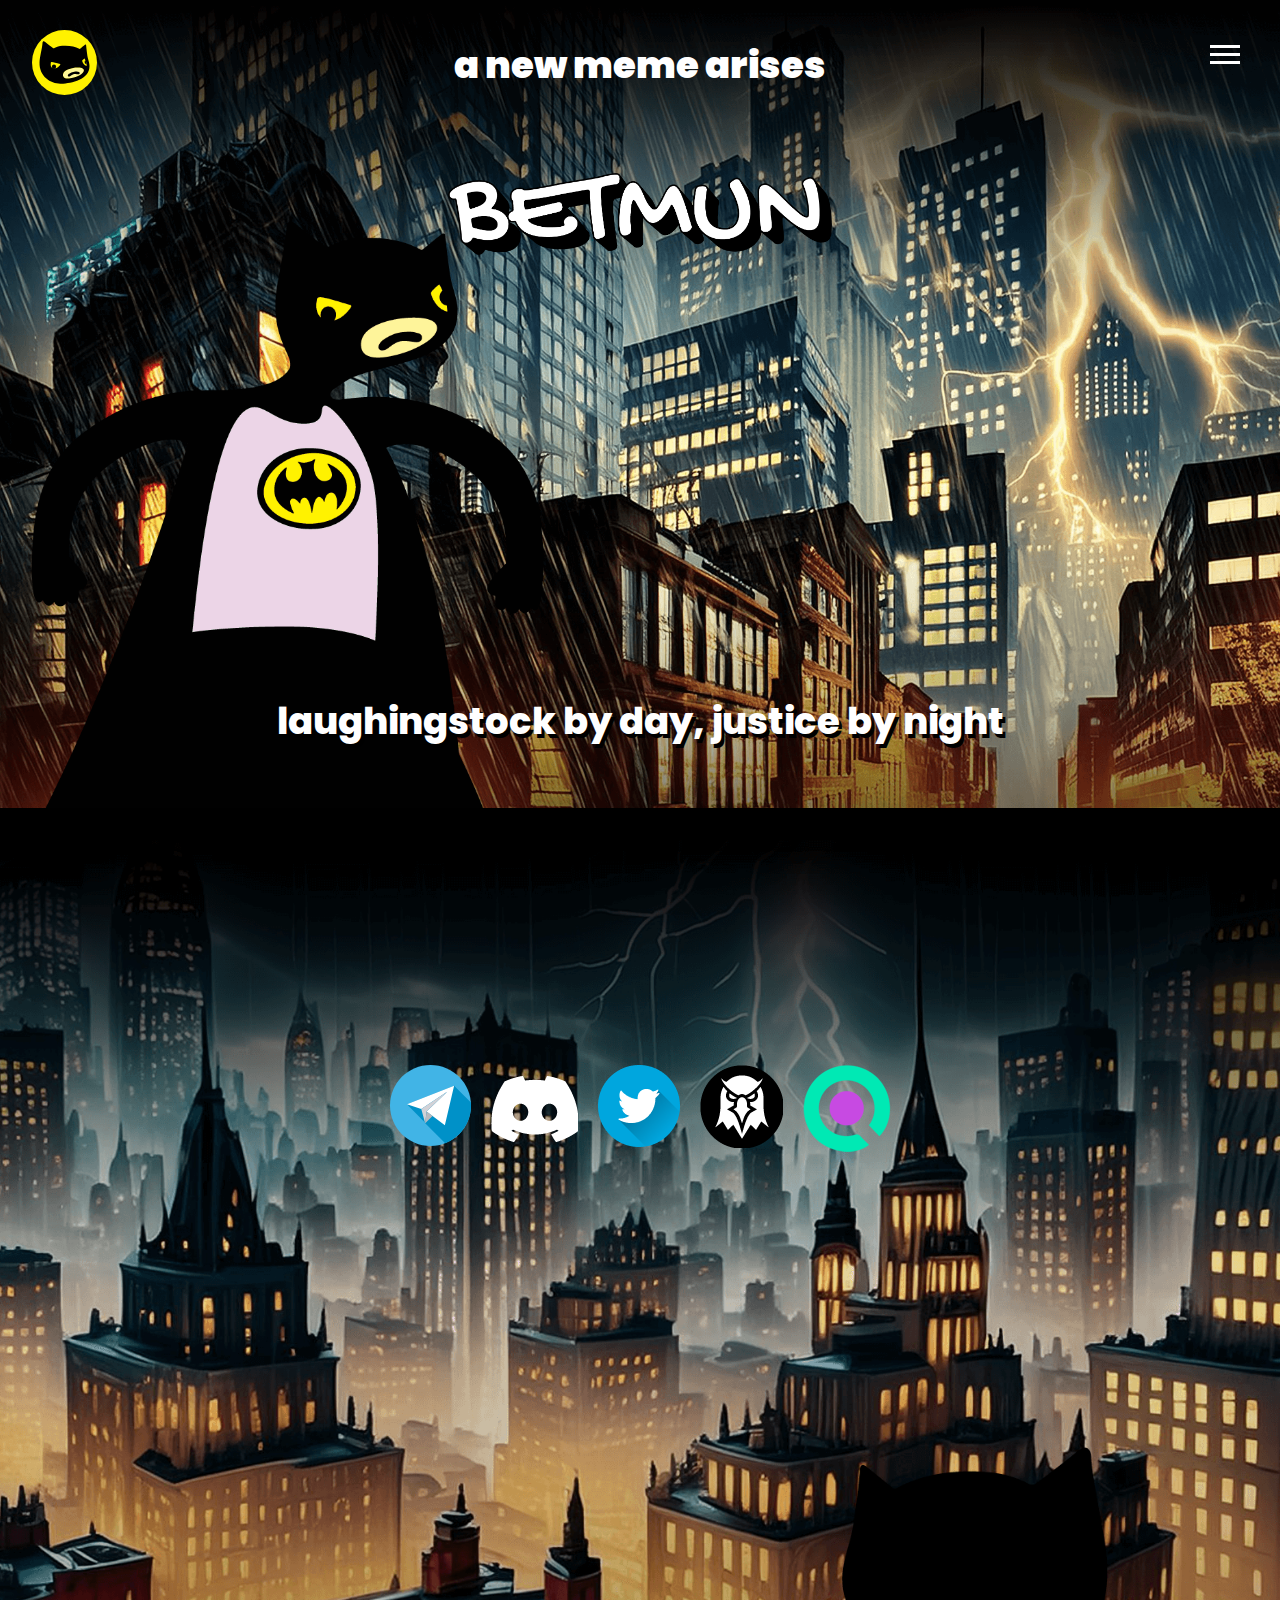
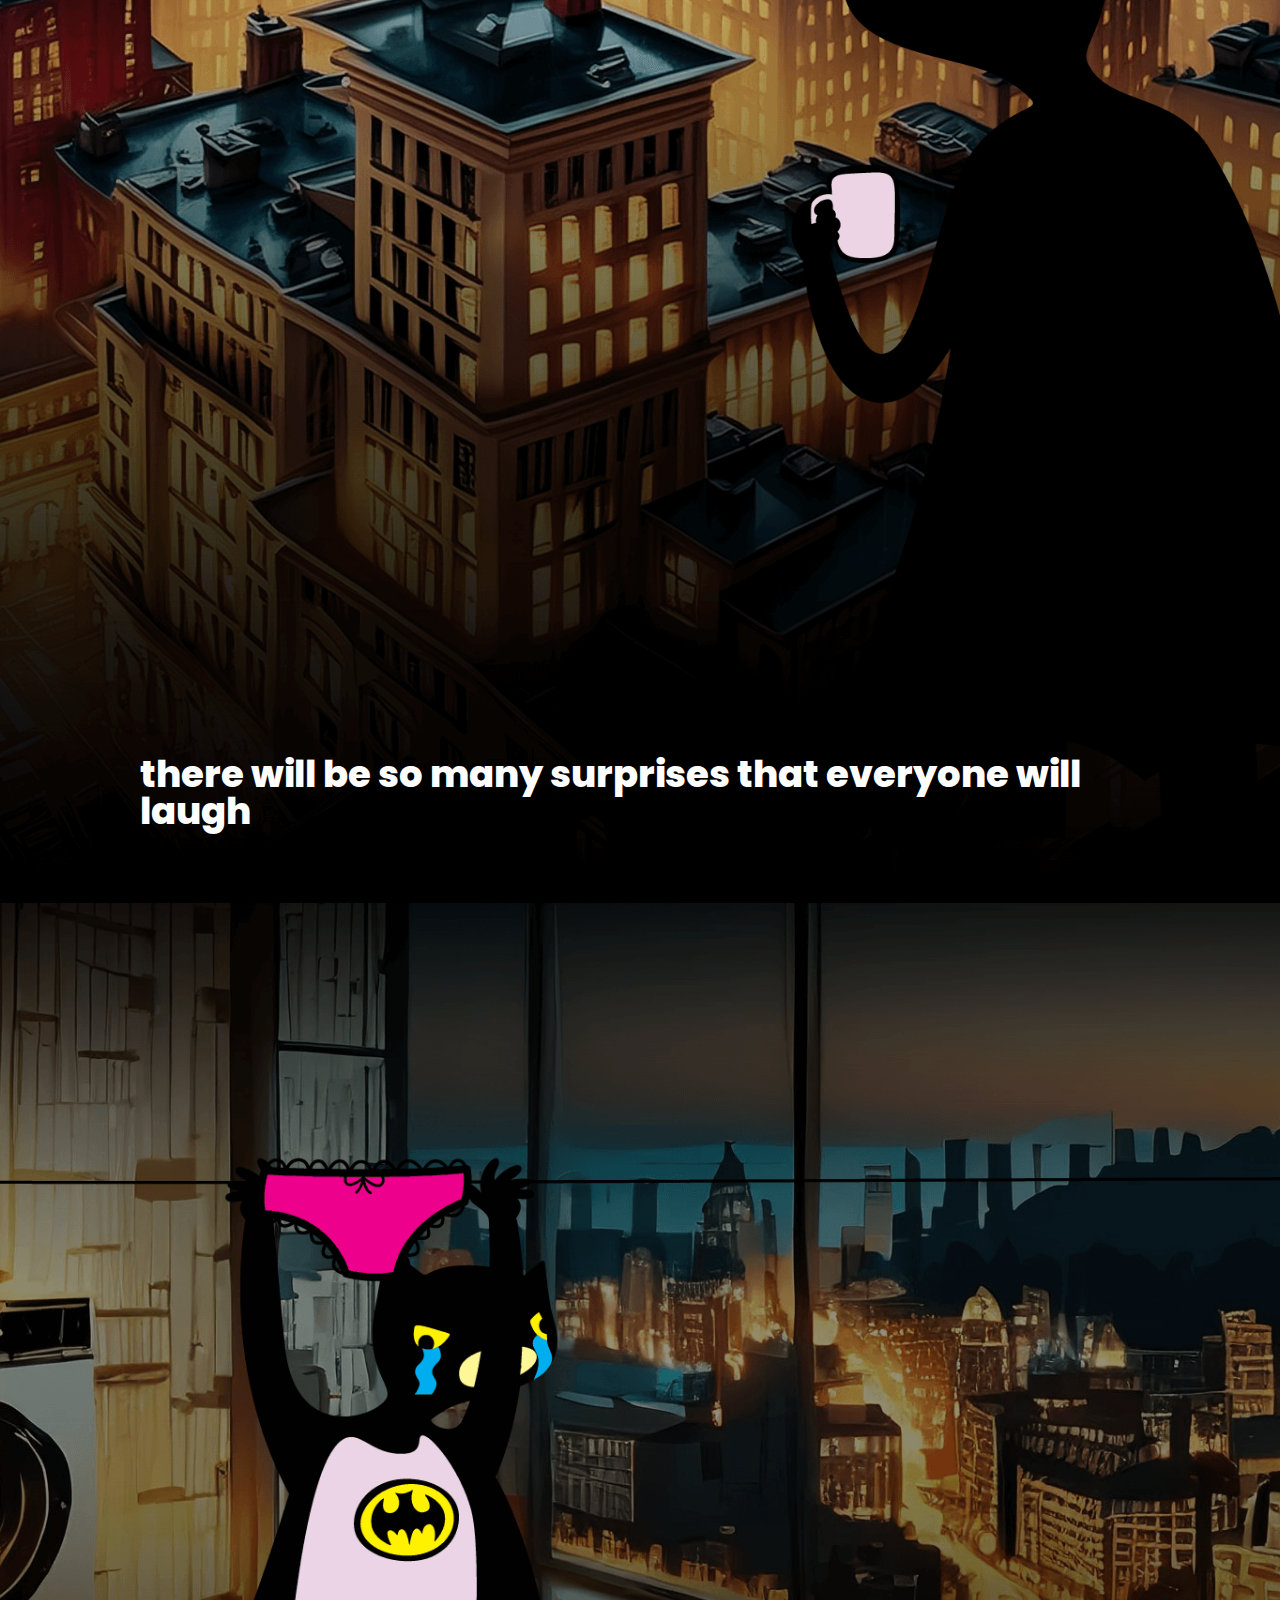
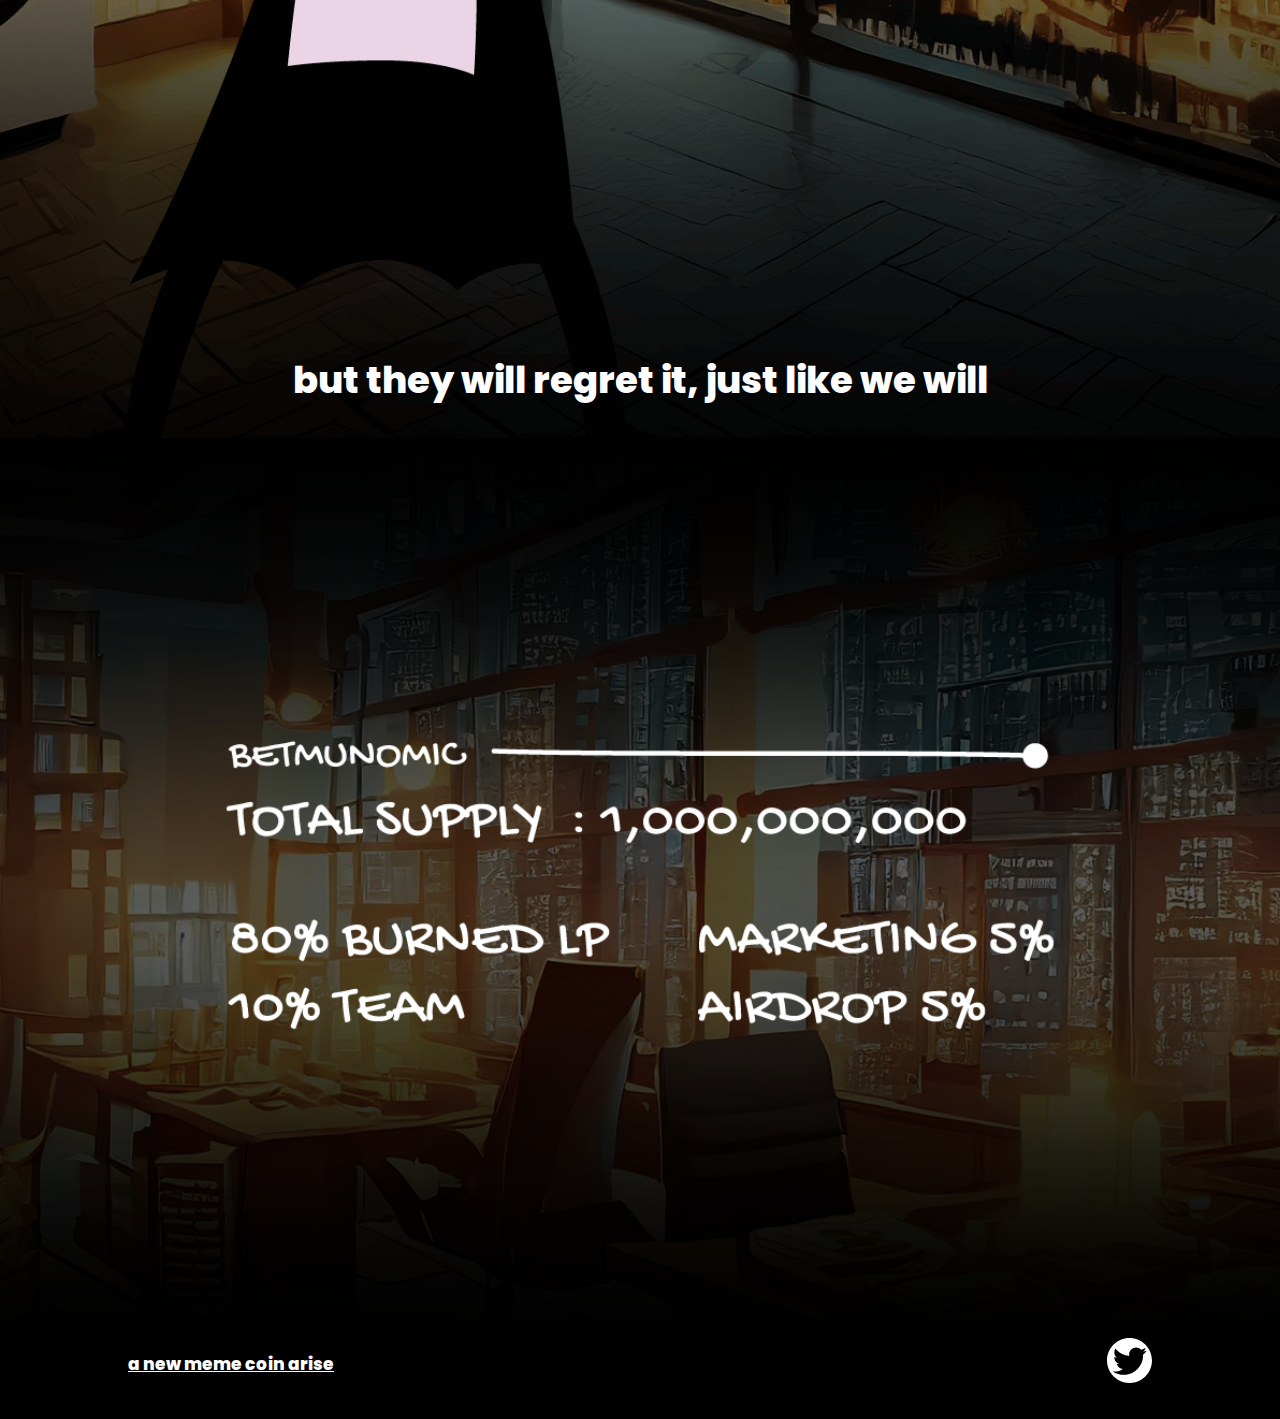
<file: index.html>
<!-- 
    =============================================================
    |=   BETMUN | In Gethum's shadow, a new meme rises.        =|
    =============================================================
@@@@@@@@@@@@@@@@@@@@@@@@@@@@@@@@@@..@@@@@@@@@@@@@@@@@@@@@@@@@@@@@@@@@
@@@@@@@@@@@@@@@@@@@@@@..........................@@@@@@@@@@@@@@@@@@@@@
@@@@@@@@@@@@@@@@@....................................@@@@@@@@@@@@@@@@
@@@@@@@@@@@@@............................................@@@@@@@@@@@@
@@@@@@@@@@@................................................@@@@@@@@@@
@@@@@@@@......................................................@@@@@@@
@@@@@@........................................................./@@@@@
@@@@@.......@@@..................................................@@@@
@@@@.......@@@@@@@......................................%@........@@@
@@&........@@@@@@@@@@@....@@@@@@@@@@@@@@@@@@@@@......@@@@@.........@@
@@.........@@@@@@@@@@@@@@@@@@@@@@@@@@@@@@@@@@@@@@@@@@@@@@@..........@
@.........@@@@@@@@@@@@@@@@@@@@@@@@@@@@@@@@@@@@@@@@@@@@@@@@@..........
@........,@@@@@@@@@@@@@@@@@@@@@@@@@@@@@@@@@@@@@@@@@@@@@@@@@..........
.........@@@@@@@@@@@@@@@@@@@@@@@@@@@@@@@@@@@@@@@@@@@@@@@@@@*.........
.........@@@@@@@@@@@@@@@@@@@@@@@@@@@@@@@@@@@@@@@@@@@@@@.,@@@.........
@.......&@@@@@@@@@@@@@@@@@@@@@@@@@@@@@@@@@@@@@@@@@@@@@..@@@@@........
@.......@@@@@@@@@@@@.........@@@@@@@@@@@@@@@@@@@@@@@@@@..@@@@........
@........@@@@@@@@@@@@.@@@@...@@@@@@@@@@@@@@@@@@@@@@@@@@@@@@@@.......@
@@.......@@@@@@@@@@@@@@@@@@@@@@@@@@@@@@@@             @@@@@@@.......@
@@@.......@@@@@@@@@@@@@@@@@@@@@@@@@%                   @@@@@.......@@
@@@@.......@@@@@@@@@@@@@@@@@@@@@@@      %@@@@@@@@@@   @@@@@.......@@@
@@@@@@.......@@@@@@@@@@@@@@@@@@@@     @@@@        @@@@@@@.......@@@@@
@@@@@@@........@@@@@@@@@@@@@@@@@@@@       .@@@@@@@@@@@.........@@@@@@
@@@@@@@@@.........@@@@@@@@@@@@@@@@@@@@@@@@@@@@@@@............@@@@@@@@
@@@@@@@@@@@@............@@@@@@@@@@@@@@@@,.................@@@@@@@@@@@
@@@@@@@@@@@@@@@........................................@@@@@@@@@@@@@@
@@@@@@@@@@@@@@@@@@@................................@@@@@@@@@@@@@@@@@@
@@@@@@@@@@@@@@@@@@@@@@@@@@..................@@@@@@@@@@@@@@@@@@@@@@@@@


-->
<!DOCTYPE html>
<html lang="en">
<head>
       <title>Betmun</title>
    <meta charset="UTF-8">
    <meta http-equiv="X-UA-Compatible" content="IE=edge">
    <meta name="viewport" content="width=device-width, initial-scale=1.0">
    <meta content="Laughingstock by day, Justice by night" name="description"/>
    <meta property="og:title" content="Betmun" />
    <meta property="og:type" content="Meme" />
    <meta property="og:url" content="https://betmun.xyz/" />
    <meta property="og:description" content="Laughingstock by day, Justice by night"/>
    <meta property="og:image" content="https://betmun.xyz/image/compress/favicon.png"/>
    <meta name="twitter:card" content="summary_large_image"/>
    <meta name="twitter:title" content="BETMUN"/>
    <meta name="twitter:description" content="Laughingstock by day, Justice by night"/>
    <meta name="twitter:image" content="https://betmun.xyz/image/compress/favicon.png"/>
    <link rel="canonical" href="https://betmun.xyz/"/>
    <link rel="apple-touch-icon" href="betmun.png"/>
    <link rel="preconnect" href="https://fonts.googleapis.com">
    <link rel="preconnect" href="https://fonts.gstatic.com" crossorigin>
    <link href="https://fonts.googleapis.com/css2?family=Poppins:wght@800&display=swap" rel="stylesheet">
    <link rel="stylesheet" href="css/reset.css">
    <link rel="icon" href="image/compress/favicon.png" type="image/png">
    <link rel="stylesheet" href="css/style.css">
    <script src='https://terminal.jup.ag/main-v2.js'></script>
</head>
<body>
    <header class="header">
        <div class="navbar">
            <div class="menu-toggle" onclick="toggleMenu()">
              <div class="bar bar1"></div>
              <div class="bar bar2"></div>
              <div class="bar bar3"></div>
            </div>
            <ul class="menu" id="menu">
              <img src="image/compress/Logo.svg" alt="">
              <li><a href="#powered-by-solana">Jupiter</a></li>
              <li><a target="_blank" href="https://birdeye.so/token/GEynpA2Krz628oToAsVV6Sc8G4yGNrcq4AeJintf9R8C?chain=solana">Birdeye</a></li>
              <li><a target="_blank" href="https://solscan.io/token/GEynpA2Krz628oToAsVV6Sc8G4yGNrcq4AeJintf9R8C">Solscan</a></li>
              <li><a href="#powered-by-solana">Get Betmun</a></li>
            </ul> 
        </div>
        <img src="image/compress/Logo.svg" alt="logo" class="logo">
        <h1 class="h1">a new meme arises</h1>
        <img class="bet" src="image/compress/betmun500.png" alt="">
        <div class="subtitle-text">
            <p>laughingstock by day, justice by night</p>
        </div>
    </header>
    <div class="block2" id="powered-by-solana">
        <div class="block2__links">
            <a href="https://t.me/betmunworld" target="_blank" class="link">
                <img src="image/compress/Tg.svg" alt="">
            </a>
            <a href="https://discord.gg/betmun" target="_blank" class="link">
                <img src="image/compress/discord.png" alt="">
            </a>
            <a href="https://twitter.com/betmunworld" target="_blank" class="link">
                <img src="image/twitter.png" alt="link">
            </a>
            <!--
            <a href="" target="_blank" class="link">
                <img src="image/compress/Mask_group.svg" alt="">
            </a>
            <a href="" target="_blank" class="link">
                <img src="image/compress/Subtract.png" alt="">
            </a>
            <a href="" target="_blank" class="link">
                <img src="image/compress/dexscreeners.png" alt="">
            </a>-->
            <a href="https://dexscreener.com/solana/GEynpA2Krz628oToAsVV6Sc8G4yGNrcq4AeJintf9R8C" target="_blank" class="link">
                <img src="image/compress/dexscreeners.png" alt="link">
            </a>
            <a href="https://solscan.io/token/GEynpA2Krz628oToAsVV6Sc8G4yGNrcq4AeJintf9R8C" target="_blank" class="link">
                <img src="image/compress/solscan.png" alt="">
            </a>
            
        </div>
        
        <div class="block2__widget">
           <div id="integrated-terminal"></div>
            <!--  <div id="betwrap">
    <iframe id="betswap" src="https://jup.ag/swap/SOL-USDC" frameborder="0"></iframe>
</div> -->
        </div>
    </div>
    <div class="block3">
    </div>
    <div class="block7">
        <div class="text2">
            <p>there will be so many surprises that everyone will laugh</p>
        </div>
    </div>
    <div class="block5">
    </div>
    <div class="block4">
        <p>but they will regret it, just like we will</p>
    </div>
    <div class="block6">
</div>
    </div>
    <footer class="footer">
        <p class="footer__text"><a href="#powered-by-solana">a new meme coin arise</a></p>
        <div class="footer__links">
            <a href="https://twitter.com/betmunworld" target="_blank" class="footer__link">
                <img src="image/compress/twitter2.svg" alt="twitter">
            </a>
        </div>
    </footer>

       <script>
        
        window.Jupiter.init({
          displayMode: "integrated",
          integratedTargetId: "integrated-terminal",
          endpoint: "https://mainnet.helius-rpc.com/?api-key=49534158-c78e-423b-8b06-8917a8a2fc1b",
          strictTokenList: false,
          formProps: {
        	  fixedInputMint: false,
        	  fixedOutputMint: true,
        	  initialInputMint: "So11111111111111111111111111111111111111112",
        	  initialOutputMint: "GEynpA2Krz628oToAsVV6Sc8G4yGNrcq4AeJintf9R8C"  
          }
          
        });
      </script> 
    <script src="js/script.js"></script>
    <script src="https://code.jquery.com/jquery-3.6.1.min.js"></script>
</body>
</html>
</file>
<file: css/style.css>
* {
    box-sizing: border-box;
}

html {
    scroll-behavior: smooth;
}

body {
    font-family: "Poppins", sans-serif;
    font-weight: 800;
    font-style: normal;
    font-size: 14px;
    color: #5b5b5b;
    background-color: #000000;
    margin: 0 auto;
}

/*header*/
.header {
    overflow: hidden;
    position: relative;
    background-image: url("../image/compress/img2.png");
    background-size: cover;
    background-position: top;
    text-align: center;
    width: 100%;
    min-height: 1075px;
    background-repeat: no-repeat;
}
.bet {
    width: clamp( 192px, 30vw, 450px);
    margin-top: 80px;
}
.h1 {
    font-size: clamp(32px, 5vw, 37px);
    color: #ffffff;
    text-align: center;
    margin-top: 37px;
    font-weight: 900;	
}
.logo {
    position: absolute;
    left: 32px;
    top: 30px;
    width: 65px;
}
.solana {
    width: 500px;
    margin: 15px 0 10px;
  }
.subtitle-text {
position: absolute;
width: 100%;
height: 160px;
left: 0px;
bottom: 300px;
display: flex;
justify-content: center;
top: clamp(190px, 52vw, 62em);
}
.subtitle-text p {
margin-top: 37px;
max-width: 1200px;
font-style: normal;
font-size: clamp(27px, 4vw, 37px);
line-height: 37px;
color: #FFFFFF;
text-shadow: 3px 4px 0px black;
-webkit-text-shadow: 3px 4px 0px black;
-khtml-text-shadow: 3px 4px 0px black;
-moz-text-shadow: 3px 4px 0px black;
}
.block7 {
    position: relative;
    z-index: 2222;
    margin-top: -90px;
}
.text2 {
   position: relative;
width: 100%;
height: 160px;
display: flex;
justify-content: center;
}
.text2 p {
margin-top: -57px;
max-width: 1000px;
font-size: clamp(27px, 5vw, 37px);
line-height: 37px;
color: #FFFFFF;

}

.block2__links {
   width: 100%;
    height: 100%;
    display: flex;
    justify-content: center;
     margin-top: clamp(-20px, -12vw, -120px);
}

.link {
    display: block;
    padding: 10px;
}
.link:hover {
    scale: 1.1;
    transition: 250ms;
}
.block2 {
    display: flex;
    flex-direction: column;
    justify-content: center;
    align-items: center;
    position: relative;
    z-index: 11;
}

/*     .block2__links { */
/*         width: 100%; */
/*         height: 100%; */
/*         display: flex; */
/*         justify-content: center; */
/*         padding: 0 10px; */
/*     } */
    
/*     .link { */
/*         display: block; */
/*         padding: 5px; */
/*     } */
    .link img {
        width: 100%;
    }

.block2__widget {
    display: flex;
    justify-content: space-between;
    align-items: center;
    padding-top:20px;
}
.or {
    display: block;
    text-align: center;
    font-size: 35px;
    color: white;
    padding: 0 20px;
    margin-bottom: 20px;
}
.widget__button {
    width: 380px;
    display: block;
    text-decoration: none;
    color: #FFFFFF;
    border: 1px white solid;
    border-radius: 90px;
    padding: 25px 15px;
    text-align: center;
    margin-bottom: 10px;
    text-transform: uppercase;
}
.widget__button:hover{
    border: 1px rgb(255, 174, 0) solid;
    border-radius: 0px;
    transition: 200ms;
}
#integrated-terminal {
    max-width: 525px;
    min-width: 300px;
    width: 100%;

}

#jupiter-terminal .text-white\/50 {
  color: #fff !important;
}

#jupiter-terminal .text-white\/30 {
  color: #fff !important;
}

.block3 {
    position: relative;
    background-image: url("../image/compress/img1.png");
    background-size: cover;
    background-position: top;
    height: 1695px;
    margin-top: -380px;
    z-index: 2;
}
.block4 {
    position: relative;
    margin-bottom: 150px;
    z-index: 112;
    margin-top: -200px;
}
.block4 p{
    margin: 0 10%;
    font-size: clamp(27px, 5vw, 37px);
    line-height: 115px;
    text-align: center;
    color: #FFFFFF;
}
.block6 p{
    margin: 0 10%;
    font-size: clamp(27px, 5vw, 37px);
    line-height: 37px;
    text-align: center;
    color: #FFFFFF;
}
.block5 {
    position: relative;
    background-image: url("../image/compress/img3.png");
    background-size: cover;
    background-position: top;
    height: 1400px;
    margin-top: -250px;
}
.block6 {
    position: relative;
    background-image: url("../image/compress/img5.png");
    background-size: cover;
    background-position: top;
    height: 900px;
    margin-top: -150px;
}
.footer {
    padding: 0 10%;
    display: flex;
    justify-content: space-between;
    align-items: center;
    padding-bottom: 30px;
}
.footer__link img{
    width: 45px;
    margin-left: 7px;
}
.footer__text {
    font-size: 17px;
    color: white;
}
.footer__text a {
    color: white;
}
.footer__link {
    text-decoration: none;
    opacity: 100%;
}

  .navbar {
    position: fixed;
    top: 30px;
    right: 30px;
    padding: 10px;
    z-index: 4111;
  }
  
  .menu-toggle {
    cursor: pointer;
    transition: transform 0.3s ease;
  }
  
  .bar {
    position: relative;
    width: 30px;
    height: 3px;
    background-color: #fff;
    margin: 5px 0;
    transition: transform 0.3s ease;
    z-index: 111;
  }
  
  .bar.bar1.cross { 
    transform: rotate(45deg) translate(5px, 6px);
  }
  
  .bar.bar2.cross { 
    opacity: 0;
  }
  
  .bar.bar3.cross { 
    transform: rotate(-45deg) translate(5px, -6px);
  }
  
  .menu {
    width: 400px;
    height: 100vh;
    list-style-type: none;
    margin: 0;
    display: none;
    position: absolute;
    top: -10px; 
    right: -50px; 
    background-color: #333;
    padding: 30vh 30px 0 0;
    border-radius: 5px;
    box-shadow: 0 2px 5px rgba(0, 0, 0, 0.2); 

  }

.menu.active {
    display: block;
  }
  
  .menu li {
    margin-bottom: 40px;
  }
  
  .menu li:last-child {
    margin-bottom: 0;
  }
  .menu img {
    position: absolute;
    top: 50px;
    right: 41%;
    width: 100px;
  }
  .menu li a {
    color: #fff;
    text-decoration: none;
    font-size: 24px;
    transition: color 0.3s ease; 
  }
  
  .menu li a:hover {
    color: #ff7f50; 
  }




@media screen and (max-width: 1270px) {

        .subtitle-text p {
        /* font-size: 50px; */
        line-height: 70px;

        }
        .text2 p {
        /* font-size: 50px; */
        }
        .block2__widget{
            display: flex;
            justify-content:center ;
            align-items: center;
            flex-wrap: wrap;
            padding: 30px 200px;
            margin: 10px 15px;
        }
      .link img {
        width: 100%;
    }
        
}


@media screen and (max-width: 1268px) {
  .header {
    min-height: 900px;
  }
  .link img {
    width: 100%;
}
}

@media screen and (max-width: 1024px) {
  .header {
    min-height: 800px;
  }
  .link img {
    width: 100%;
}
}

@media screen and (max-width: 920px) {
  .header {
    min-height: 700px;
  }
  .link img {
    width: 100%;
}
}

@media screen and (max-width: 800px) {
  .header {
    min-height: 650px;
  }
  .link img {
    width: 100%;
}
}


@media screen and (max-width: 768px) {
    .link:hover {
        scale: 1;
        transition: 0ms;
    }
    .mew {
        /* width: 110px; */
        margin-top: 50px;
    }

    .widget__button:hover{
        border: 1px white solid;
        border-radius: 90px;
        transition: 0ms;
    }
    .header {
        overflow: hidden;
        position: relative;
        background-size: 100% auto;
        background-position: top;
        min-height: 620px;
        width: 100%;
    }
    .h1 {
        /* font-size: 38px; */
        text-align: center;
        /* margin-top: 10px; */
        margin-top: 20px;
        padding: 0 25px;
    }
    .logo {
        top: 15px;
        left: 15px;
        width: 50px;
    }
    .navbar {
      top: 15px;
      right: 15px;
      padding: 10px;
    }    
    .block7 {
        position: relative;
        z-index: 2222;
        margin-top: -10px;
    }
    .text2 {
       position: relative;
    width: 100%;
    height: 70px;
    display: flex;
    justify-content: center;
    }
    .subtitle-text {
    position: absolute;
    width: 100%;
    height: 90px;
    left: 0px;
    /* top: 500px; */
    }
    .solana {
        width: 300px;
        margin-top: 15px 0 10px;
      }
    .subtitle-text p {
      margin-top: 10px;
      margin-left: 15px;
      max-width: 600px;
      width: 100%;
      padding-right: 20px;
      /* font-size: 27px; */
      line-height: 33px;
      color: #FFFFFF;
    }

    .text2 p {
    /* font-size: 27px; */
    line-height: 30px;
    color: #FFFFFF;
    text-align: center;
    }
    .block2__links {
        width: 100%;
        height: 100%;
        display: flex;
        justify-content: center;
        padding: 0 10px;
    }
    
    .link {
        display: block;
        padding: 5px;
    }
    .link img {
        width: 100%;
    }
    .block2 {
        /* position: relative; */
        z-index: 11;
        /* margin-top: -100px; */
        position: absolute;
        z-index: 11;
        /* margin-top: 22vw; */
        top: 78vw;
    }
    .block2__widget{
        display: flex;
        justify-content:center ;
        align-items: center;
        flex-wrap: wrap;
        padding: 30px 20px;
        border-radius: 30px;
        margin: 10px 15px;
    }
    .or {
        text-align: center;
        font-size: 35px;
        color: white;
        padding: 0 20px;
    }
    .widget__button {
        max-width: 380px;
        width: 100%;
        min-width: 320px;
        display: block;
        text-decoration: none;
        color: #FFFFFF;
        border: 1px white solid;
        border-radius: 90px;
        padding: 25px 15px;
        text-align: center;
        margin-bottom: 10px;
        text-transform: uppercase;
    }
    #integrated-terminal {
        max-width: 600px;
        width: 100%;
    }

    .block3 {
        position: relative;
        height: 360px;
        margin-top: 110px;
        z-index: 2;
    }

    .block4 {
        position: relative;
        margin-bottom: 0;
        margin-top: 0;
        z-index: 2;
    }
    .block4 p{
    /* font-size: 32px; */
    line-height: 36px;
    padding: 0 25px;
    text-align: center;
    color: #FFFFFF;
    margin-bottom: -120px;
    }
    .block5 {
        position: relative;
        height: 340px;
        margin-top: -40px;
    }
    .block6 {
        position: relative;
        height: 380px;
        margin-top: 90px;
    }
    .footer {
        text-align: center;
        padding-bottom: 30px;
        flex-direction: column;
    }
    .footer img {
        width: 30px;
    }

    .footer__links {
        margin-top: 20px;
    }
}


@media screen and (max-width: 600px) {
    .link:hover {
        scale: 1;
        transition: 0ms;
    }
    .mew {
        /* width: 110px; */
        margin-top: 50px;
    }

    .widget__button:hover{
        border: 1px white solid;
        border-radius: 90px;
        transition: 0ms;
    }
    .header {
        overflow: hidden;
        position: relative;
        background-size: 100% auto;
        background-position: top;
        min-height: 620px;
        width: 100%;
    }
    .h1 {
        /* font-size: 38px; */
        font-size: clamp(20px, 5vw, 50px);
        text-align: center;
        /* margin-top: 10px; */
        margin-top: 20px;
        padding: 0 25px;
    }
    .logo {
        top: 15px;
        left: 15px;
        width: 50px;
    }
    .navbar {
      top: 15px;
      right: 15px;
      padding: 10px;
    }    
    .block7 {
        position: relative;
        z-index: 2222;
        margin-top: -10px;
    }
    .text2 {
       position: relative;
    width: 100%;
    height: 70px;
    display: flex;
    justify-content: center;
    }
    .subtitle-text {
    position: absolute;
    width: 100%;
    height: 90px;
    left: 0px;
    /* top: 500px; */
    }
    .solana {
        width: 300px;
        margin-top: 15px 0 10px;
      }
    .subtitle-text p {
      margin-top: 10px;
      margin-left: 15px;
      max-width: 600px;
      width: 100%;
      padding-right: 20px;
      /* font-size: 27px; */
      line-height: 33px;
      color: #FFFFFF;
    }

    .text2 p {
    /* font-size: 27px; */
    line-height: 30px;
    color: #FFFFFF;
    text-align: center;
    }
    .block2__links {
        width: 100%;
        height: 100%;
        display: flex;
        flex-wrap: wrap;
        justify-content: center;
        align-items: center;
        margin-top: 2px;
        margin-bottom: 2px;
        gap: 8px;
    }
    
    .link {
        width: 71px;
        height: 71px;
        display: inline-block;
        padding-top: 2px;
        padding-bottom: 2px;
    }
    .link img {
        width: 100%;
    }
    .block2 {
        /* position: relative; */
        z-index: 11;
        /* margin-top: -100px; */
        position: absolute;
        z-index: 11;
        /* margin-top: 22vw; */
        top: 78vw;
    }
    .block2__widget{
        width: 100%;
        display: flex;
        justify-content:center;
        align-items: center;
        flex-wrap: wrap;
        padding: 0px 0px;
        border: 0px;
        border-radius: 30px;
    }
    .or {
        text-align: center;
        font-size: 35px;
        color: white;
        padding: 0 20px;
    }
    .widget__button {
        max-width: 380px;
        width: 100%;
        min-width: 320px;
        display: block;
        text-decoration: none;
        color: #FFFFFF;
        border: 1px white solid;
        border-radius: 90px;
        padding: 25px 15px;
        text-align: center;
        margin-bottom: 10px;
        text-transform: uppercase;
    }
    #integrated-terminal {
        max-width: 600px;
        width: 100%;
    }

    .block3 {
        position: relative;
        height: 360px;
        margin-top: 110px;
        z-index: 2;
    }

    .block4 {
        position: relative;
        margin-bottom: 0;
        margin-top: 0;
        z-index: 2;
    }
    .block4 p{
    /* font-size: 32px; */
    line-height: 36px;
    padding: 0 25px;
    text-align: center;
    color: #FFFFFF;
    margin-bottom: -120px;
    }
    .block5 {
        position: relative;
        height: 340px;
        margin-top: -40px;
    }
    .block6 {
        position: relative;
        height: 380px;
        margin-top: 90px;
    }
    .footer {
        text-align: center;
        padding-bottom: 30px;
        flex-direction: column;
    }
    .footer img {
        width: 30px;
    }

    .footer__links {
        margin-top: 20px;
    }
}
</file>
